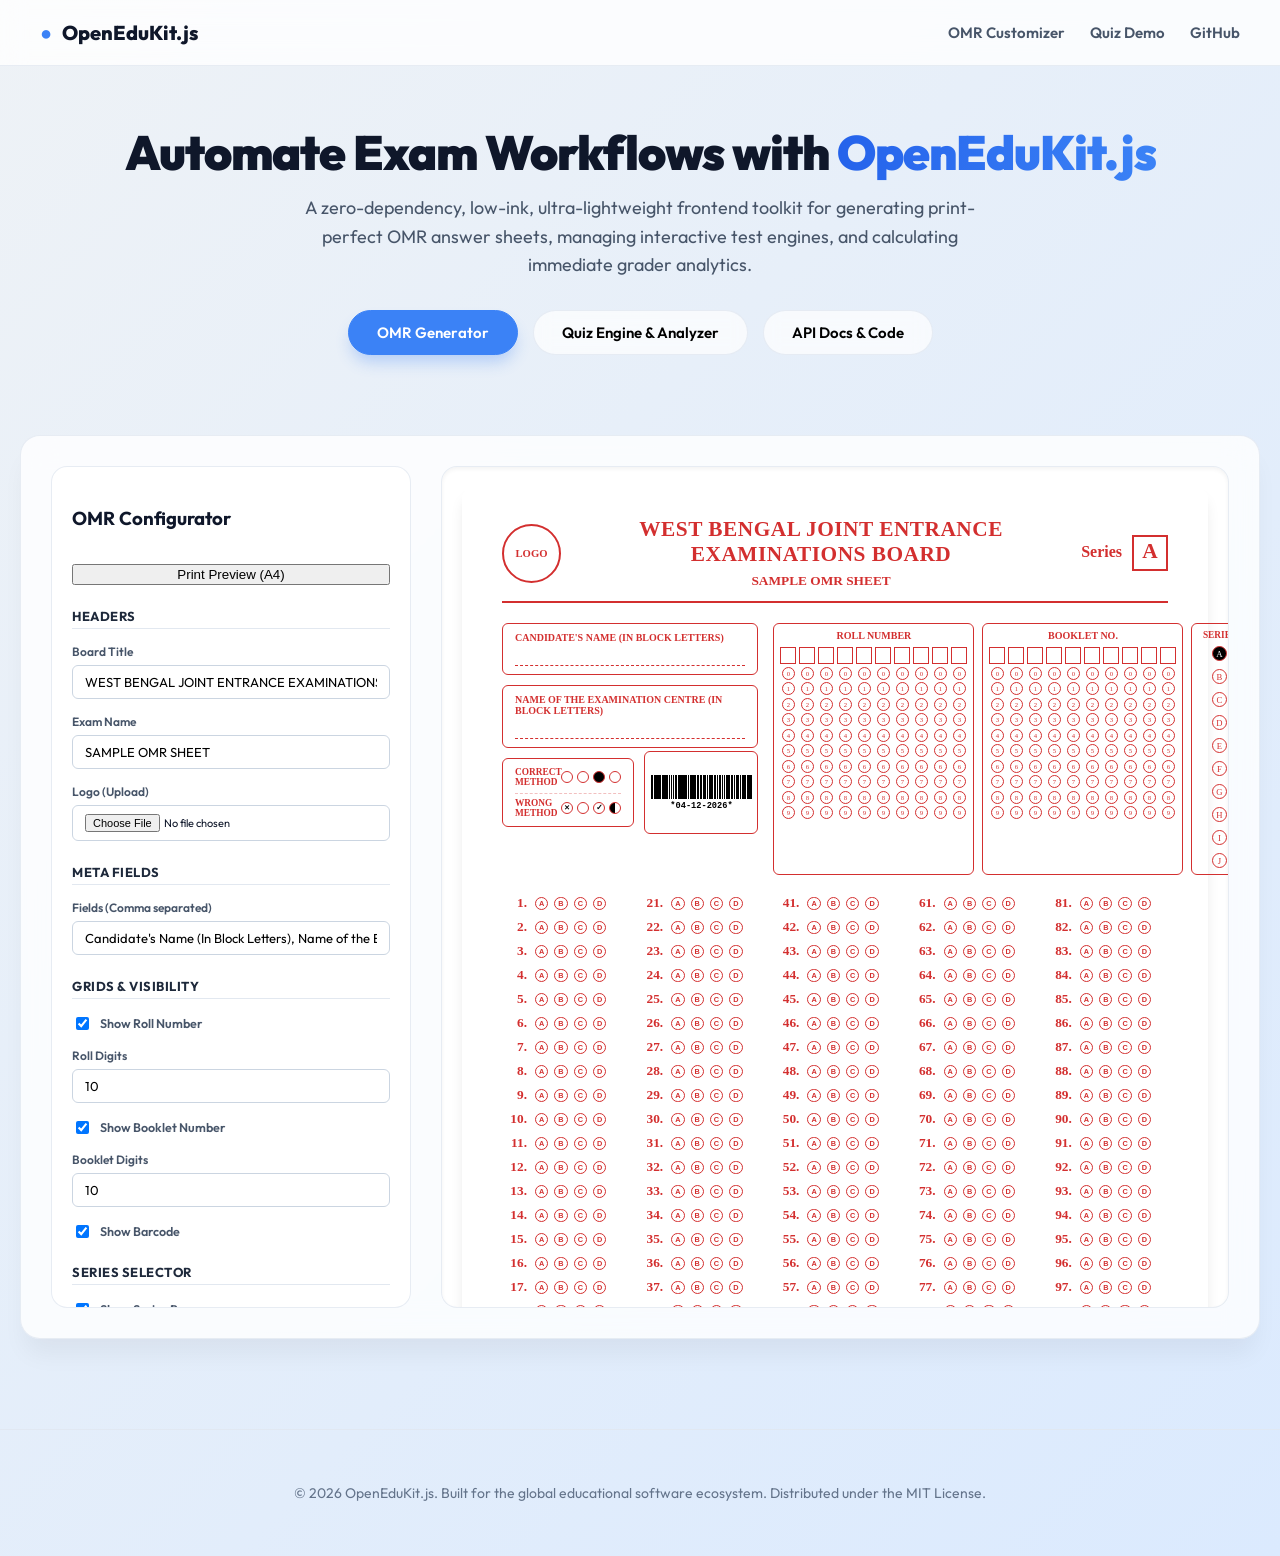
<file: docs/index.html>
<!DOCTYPE html>
<html lang="en">
<head>
  <meta charset="UTF-8">
  <meta name="viewport" content="width=device-width, initial-scale=1.0">
  <title>OpenEduKit.js - Lightweight Educational Exam Utilities</title>
  
  <!-- Fonts -->
  <link rel="preconnect" href="https://fonts.googleapis.com">
  <link rel="preconnect" href="https://fonts.gstatic.com" crossorigin>
  <link href="https://fonts.googleapis.com/css2?family=Outfit:wght@400;500;600;700;800;900&family=Fira+Code:wght@400;500&display=swap" rel="stylesheet">
  
  <!-- Import library CSS -->
  <link rel="stylesheet" href="../src/openedukit.css">
  
  <style>
    :root {
      --brand-primary: #3b82f6;
      --brand-dark: #0f172a;
      --brand-light: #f8fafc;
      --card-bg: rgba(255, 255, 255, 0.8);
      --glass-border: rgba(226, 232, 240, 0.8);
    }
    
    body {
      font-family: 'Outfit', sans-serif;
      margin: 0;
      padding: 0;
      background: linear-gradient(135deg, #eef2f6 0%, #dbeafe 100%);
      color: var(--brand-dark);
      min-height: 100vh;
    }
    
    /* Top Navbar */
    .navbar {
      display: flex;
      justify-content: space-between;
      align-items: center;
      padding: 20px 40px;
      background: rgba(255, 255, 255, 0.8);
      backdrop-filter: blur(12px);
      border-bottom: 1px solid var(--glass-border);
      position: sticky;
      top: 0;
      z-index: 100;
    }
    
    .nav-logo {
      font-size: 20px;
      font-weight: 800;
      color: var(--brand-dark);
      display: flex;
      align-items: center;
      gap: 10px;
    }
    
    .nav-logo span {
      color: var(--brand-primary);
    }
    
    .nav-links {
      display: flex;
      gap: 25px;
    }
    
    .nav-link {
      text-decoration: none;
      color: #475569;
      font-weight: 600;
      font-size: 15px;
      transition: color 0.2s;
    }
    
    .nav-link:hover {
      color: var(--brand-primary);
    }
    
    /* Main Layout */
    .container {
      max-width: 1300px;
      margin: 0 auto;
      padding: 40px 20px;
    }
    
    /* Hero Section */
    .hero {
      text-align: center;
      margin-bottom: 30px;
      padding: 20px 0;
    }
    
    .hero h1 {
      font-size: 48px;
      font-weight: 900;
      letter-spacing: -1px;
      margin: 0 0 15px 0;
      line-height: 1.1;
    }
    
    .hero h1 span {
      background: linear-gradient(to right, #2563eb, #3b82f6);
      -webkit-background-clip: text;
      -webkit-text-fill-color: transparent;
    }
    
    .hero p {
      font-size: 18px;
      color: #475569;
      max-width: 700px;
      margin: 0 auto 30px auto;
      line-height: 1.6;
    }
    
    /* Tabs Layout */
    .tabs {
      display: flex;
      justify-content: center;
      gap: 15px;
      margin-bottom: 30px;
    }
    
    .tab-btn {
      padding: 12px 28px;
      border: 1px solid var(--glass-border);
      background: rgba(255, 255, 255, 0.7);
      border-radius: 30px;
      font-weight: 600;
      font-size: 15px;
      font-family: inherit;
      cursor: pointer;
      transition: all 0.25s ease;
      backdrop-filter: blur(8px);
    }
    
    .tab-btn.active {
      background-color: var(--brand-primary);
      color: white;
      border-color: var(--brand-primary);
      box-shadow: 0 10px 15px -3px rgba(59, 130, 246, 0.3);
    }
    
    /* Playground Panels */
    .panel {
      display: none;
      background: var(--card-bg);
      backdrop-filter: blur(16px);
      border: 1px solid var(--glass-border);
      border-radius: 20px;
      padding: 30px;
      box-shadow: 0 20px 25px -5px rgba(0,0,0,0.05);
    }
    
    .panel.active {
      display: block;
    }
    
    /* Custom controls for Playground */
    .playground-grid {
      display: grid;
      grid-template-columns: 360px 1fr;
      gap: 30px;
    }
    
    @media (max-width: 900px) {
      .playground-grid {
        grid-template-columns: 1fr;
      }
    }
    
    .settings-col {
      background: rgba(255, 255, 255, 0.9);
      padding: 20px;
      border-radius: 16px;
      border: 1px solid var(--glass-border);
      display: flex;
      flex-direction: column;
      gap: 15px;
      max-height: 800px;
      overflow-y: auto;
    }

    .section-lbl {
      font-size: 13px;
      font-weight: 700;
      color: #1e293b;
      margin-top: 8px;
      border-bottom: 1px solid #e2e8f0;
      padding-bottom: 4px;
      text-transform: uppercase;
      letter-spacing: 0.5px;
    }
    
    .display-col {
      background: #ffffff;
      border-radius: 16px;
      border: 1px solid var(--glass-border);
      padding: 20px;
      overflow-y: auto;
      max-height: 800px;
      box-shadow: inset 0 2px 4px 0 rgba(0,0,0,0.05);
    }

    .form-group {
      display: flex;
      flex-direction: column;
      gap: 6px;
    }
    
    .form-group label {
      font-size: 12px;
      font-weight: 600;
      color: #475569;
    }
    
    .form-group input, .form-group select {
      padding: 8px 12px;
      border: 1px solid #cbd5e1;
      border-radius: 6px;
      font-family: inherit;
      font-size: 13px;
    }

    .checkbox-row {
      display: flex;
      align-items: center;
      gap: 8px;
      font-size: 12.5px;
      font-weight: 600;
      color: #475569;
      cursor: pointer;
    }
    
    .code-block {
      background: #0f172a;
      color: #f8fafc;
      padding: 20px;
      border-radius: 12px;
      font-family: 'Fira Code', monospace;
      font-size: 13px;
      overflow-x: auto;
      line-height: 1.5;
      margin: 15px 0 0 0;
    }

    .footer {
      text-align: center;
      padding: 40px 0;
      color: #64748b;
      font-size: 14px;
      margin-top: 50px;
      border-top: 1px solid var(--glass-border);
    }

    /* Print overrides to hide customizer panel */
    @media print {
      .navbar, .hero, .settings-col, .footer {
        display: none !important;
      }
      .playground-grid {
        grid-template-columns: 1fr !important;
      }
      .display-col {
        border: none !important;
        box-shadow: none !important;
        padding: 0 !important;
        max-height: none !important;
        overflow: visible !important;
      }
      body {
        background-color: #fff !important;
      }
    }
  </style>
</head>
<body>

  <!-- Navbar -->
  <header class="navbar">
    <div class="nav-logo">
      <span>●</span> OpenEduKit.js
    </div>
    <nav class="nav-links">
      <a href="../examples/01-omr-generator.html" class="nav-link">OMR Customizer</a>
      <a href="../examples/02-quiz-module.html" class="nav-link">Quiz Demo</a>
      <a href="https://github.com/dilshan0786/OpenEduKit" class="nav-link" target="_blank">GitHub</a>
    </nav>
  </header>

  <main class="container">
    
    <!-- Hero -->
    <section class="hero">
      <h1>Automate Exam Workflows with <span>OpenEduKit.js</span></h1>
      <p>A zero-dependency, low-ink, ultra-lightweight frontend toolkit for generating print-perfect OMR answer sheets, managing interactive test engines, and calculating immediate grader analytics.</p>
      
      <!-- Tabs to switch playground -->
      <div class="tabs">
        <button class="tab-btn active" onclick="switchTab('omr')">OMR Generator</button>
        <button class="tab-btn" onclick="switchTab('quiz')">Quiz Engine & Analyzer</button>
        <button class="tab-btn" onclick="switchTab('docs')">API Docs & Code</button>
      </div>
    </section>

    <!-- Panel 1: OMR Generator Playground -->
    <section id="panel-omr" class="panel active">
      <div class="playground-grid">
        <div class="settings-col">
          <h3>OMR Configurator</h3>
          <button class="action-btn secondary" onclick="window.print()">Print Preview (A4)</button>

          <div class="section-lbl">Headers</div>
          <div class="form-group">
            <label for="p-board">Board Title</label>
            <input type="text" id="p-board" value="WEST BENGAL JOINT ENTRANCE EXAMINATIONS BOARD">
          </div>
          
          <div class="form-group">
            <label for="p-title">Exam Name</label>
            <input type="text" id="p-title" value="SAMPLE OMR SHEET">
          </div>

          <div class="form-group">
            <label>Logo (Upload)</label>
            <input type="file" id="p-logo-file" accept="image/*" style="font-size: 11px;">
          </div>

          <div class="section-lbl">Meta Fields</div>
          <div class="form-group">
            <label for="p-meta">Fields (Comma separated)</label>
            <input type="text" id="p-meta" value="Candidate's Name (In Block Letters), Name of the Examination Centre (In Block Letters)">
          </div>

          <div class="section-lbl">Grids & Visibility</div>
          
          <label class="checkbox-row">
            <input type="checkbox" id="p-show-roll" checked> Show Roll Number
          </label>
          <div class="form-group" id="p-roll-opt">
            <label for="p-roll-digits">Roll Digits</label>
            <input type="number" id="p-roll-digits" value="10" min="1" max="15">
          </div>

          <label class="checkbox-row">
            <input type="checkbox" id="p-show-booklet" checked> Show Booklet Number
          </label>
          <div class="form-group" id="p-booklet-opt">
            <label for="p-booklet-digits">Booklet Digits</label>
            <input type="number" id="p-booklet-digits" value="10" min="1" max="15">
          </div>

          <label class="checkbox-row">
            <input type="checkbox" id="p-show-barcode" checked> Show Barcode
          </label>

          <div class="section-lbl">Series Selector</div>
          <label class="checkbox-row">
            <input type="checkbox" id="p-show-series" checked> Show Series Box
          </label>
          <div id="p-series-opt">
            <div class="form-group">
              <label for="p-series-list">Series Letters</label>
              <input type="text" id="p-series-list" value="A, B, C, D, E, F, G, H, I, J">
            </div>
            <div class="form-group" style="margin-top: 5px;">
              <label for="p-series-val">Highlighted Series</label>
              <input type="text" id="p-series-val" value="A" maxlength="1">
            </div>
          </div>

          <div class="section-lbl">Layout Sizes</div>
          <div class="form-group">
            <label for="p-qs">Number of Questions</label>
            <input type="number" id="p-qs" value="100" min="5" max="150">
          </div>
          <div class="form-group">
            <label for="p-opts">Options per Q</label>
            <input type="number" id="p-opts" value="4" min="2" max="6">
          </div>
          <div class="form-group">
            <label for="p-cols">Columns</label>
            <input type="number" id="p-cols" value="5" min="1" max="6">
          </div>

          <button class="action-btn" onclick="buildPlaygroundOMR()">Apply Settings</button>
        </div>

        <div class="display-col" id="playground-omr-output">
          <!-- OMR sheet gets rendered here -->
        </div>
      </div>
    </section>

    <!-- Panel 2: Quiz Engine & Analyzer Playground -->
    <section id="panel-quiz" class="panel">
      <div class="playground-grid">
        <div class="settings-col">
          <h3>Active Test Engine</h3>
          <p style="font-size: 13px; color: var(--text-secondary); margin: 0;">
            This panel shows the interactive screen quiz. Answer all questions to see the integrated performance summary and scorecard calculations in real-time.
          </p>
          <button class="action-btn" onclick="resetPlaygroundQuiz()">Restart Quiz</button>
        </div>

        <div class="display-col">
          <div id="playground-quiz-output"></div>
          <div id="playground-analyzer-output" style="display: none;"></div>
        </div>
      </div>
    </section>

    <!-- Panel 3: API Docs & Code Documentation -->
    <section id="panel-docs" class="panel">
      <h2>Integration Documentation</h2>
      <p>Integrate <strong>OpenEduKit.js</strong> directly into your HTML pages with simple script source tags:</p>

      <h3>1. Dynamic OMR Sheet Generator API</h3>
      <pre class="code-block">
// Initialize OMR generation with customizable meta blocks and series lists
OpenEduKit.generateOMR({
  containerId: 'omr-container',
  boardTitle: 'WEST BENGAL JOINT ENTRANCE EXAMINATIONS BOARD',
  examTitle: 'SAMPLE OMR SHEET',
  metaFields: ['Student Name', 'Roll Number', 'Subject'],
  logoUrl: 'path/to/logo.png',
  showRollNumber: true,
  rollNumberDigits: 10,
  showBarcode: true,
  showSeries: true,
  seriesList: ['A', 'B', 'C', 'D', 'E', 'F', 'G', 'H', 'I', 'J'],
  seriesLetter: 'A',
  totalQuestions: 100,
  optionsPerQuestion: 4,
  columns: 5,
  interactive: true
});
      </pre>

      <h3>2. JSON-Driven Quiz Module API</h3>
      <pre class="code-block">
// Setup interactive digital quiz
const engine = new OpenEduKit.QuizEngine({
  containerId: 'quiz-container',
  quizData: {
    quizTitle: "Science Exam",
    questions: [
      { id: 1, questionText: "Water formula?", options: ["H2O", "CO2"], correctAnswerIndex: 0 }
    ]
  },
  onComplete: (responses) => {
    console.log("Responses submitted:", responses);
  }
});
engine.init();
      </pre>

      <h3>3. Scorecard & Response Analyzer API</h3>
      <pre class="code-block">
// Grade responses and display reports
const report = OpenEduKit.analyzeExam(questionsList, studentResponses);
console.log(report.percentage); // e.g. 85.5

// Render report scorecard to dashboard
OpenEduKit.renderReportHTML('report-container', report);
      </pre>
    </section>

  </main>

  <footer class="footer">
    <p>© 2026 OpenEduKit.js. Built for the global educational software ecosystem. Distributed under the MIT License.</p>
  </footer>

  <!-- Load library scripts -->
  <script src="../src/omr-generator.js"></script>
  <script src="../src/quiz-engine.js"></script>
  <script src="../src/exam-analyzer.js"></script>
  
  <!-- Load Demo Controller -->
  <script src="demo.js"></script>

</body>
</html>
</file>
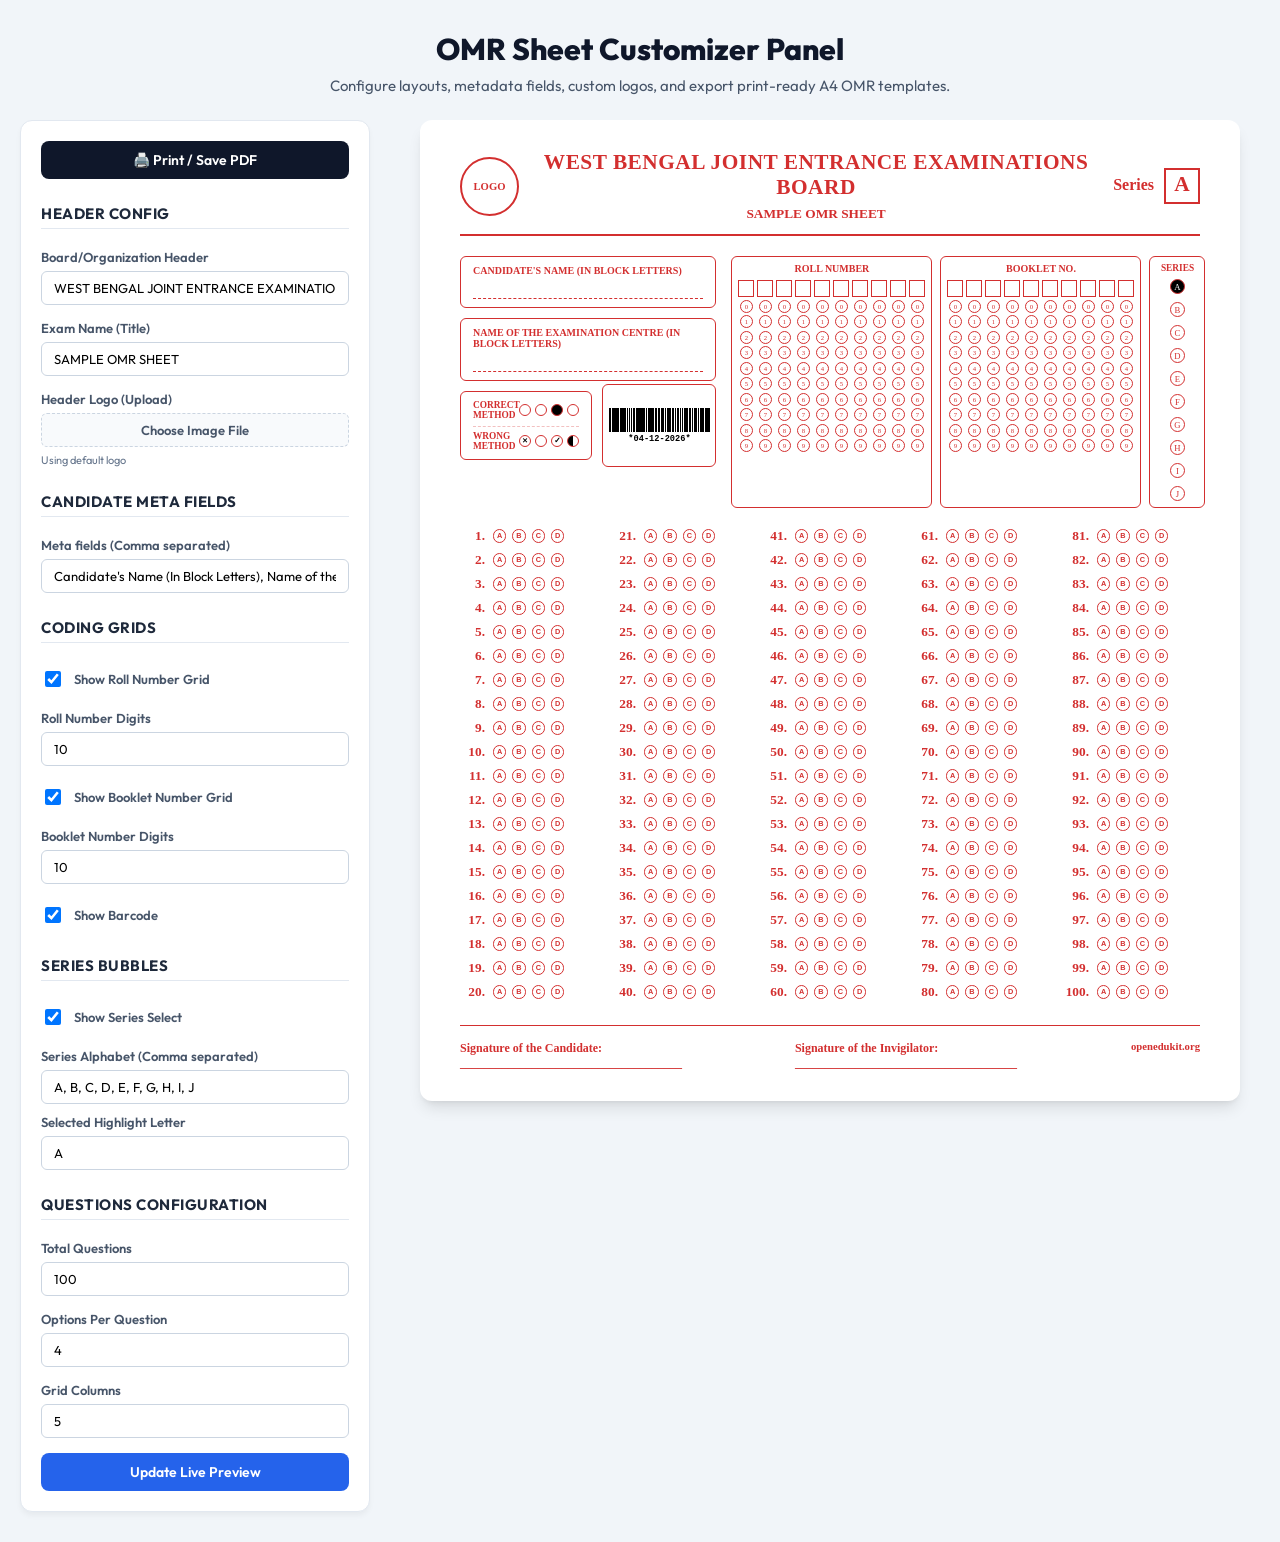
<file: examples/01-omr-generator.html>
<!DOCTYPE html>
<html lang="en">
<head>
  <meta charset="UTF-8">
  <meta name="viewport" content="width=device-width, initial-scale=1.0">
  <title>OpenEduKit.js - Dynamic OMR Generator Customizer</title>
  
  <!-- Import Fonts -->
  <link rel="preconnect" href="https://fonts.googleapis.com">
  <link rel="preconnect" href="https://fonts.gstatic.com" crossorigin>
  <link href="https://fonts.googleapis.com/css2?family=Outfit:wght@400;500;600;700;800&display=swap" rel="stylesheet">
  
  <!-- Library Styles -->
  <link rel="stylesheet" href="../src/openedukit.css">
  
  <style>
    body {
      font-family: 'Outfit', sans-serif;
      background-color: #f1f5f9;
      margin: 0;
      padding: 0;
    }
    
    .shell-container {
      max-width: 1300px;
      margin: 0 auto;
      padding: 30px 20px;
    }
    
    .dashboard-header {
      text-align: center;
      margin-bottom: 25px;
    }
    
    .dashboard-header h1 {
      font-size: 30px;
      font-weight: 800;
      color: #0f172a;
      margin: 0 0 8px 0;
    }
    
    .dashboard-header p {
      color: #475569;
      font-size: 15px;
      margin: 0;
    }
    
    .workspace-grid {
      display: grid;
      grid-template-columns: 350px 1fr;
      gap: 30px;
      align-items: start;
    }
    
    @media (max-width: 900px) {
      .workspace-grid {
        grid-template-columns: 1fr;
      }
    }
    
    .control-panel {
      background: #fff;
      padding: 20px;
      border-radius: 12px;
      box-shadow: 0 4px 6px -1px rgba(0,0,0,0.05);
      border: 1px solid #e2e8f0;
      display: flex;
      flex-direction: column;
      gap: 15px;
    }

    .panel-section-title {
      font-size: 15px;
      font-weight: 700;
      color: #1e293b;
      margin: 10px 0 5px 0;
      border-bottom: 1px solid #e2e8f0;
      padding-bottom: 5px;
      text-transform: uppercase;
      letter-spacing: 0.5px;
    }
    
    .form-group {
      display: flex;
      flex-direction: column;
      gap: 6px;
    }
    
    .form-group label {
      font-size: 13px;
      font-weight: 600;
      color: #475569;
    }
    
    .form-group input[type="text"], 
    .form-group input[type="number"], 
    .form-group select {
      padding: 8px 12px;
      border: 1px solid #cbd5e1;
      border-radius: 6px;
      font-family: inherit;
      font-size: 13px;
      outline: none;
    }

    .form-group input:focus, .form-group select:focus {
      border-color: #3b82f6;
    }

    .form-row-checkbox {
      display: flex;
      align-items: center;
      gap: 10px;
      font-size: 13px;
      font-weight: 600;
      color: #475569;
      margin: 5px 0;
      cursor: pointer;
    }

    .form-row-checkbox input {
      width: 16px;
      height: 16px;
      cursor: pointer;
    }
    
    .action-btn {
      background-color: #2563eb;
      color: white;
      border: none;
      padding: 10px 20px;
      border-radius: 8px;
      font-weight: 600;
      cursor: pointer;
      font-family: inherit;
      transition: background-color 0.2s;
      display: flex;
      align-items: center;
      justify-content: center;
      gap: 8px;
      font-size: 14px;
    }
    
    .action-btn:hover {
      background-color: #1d4ed8;
    }
    
    .action-btn.secondary {
      background-color: #0f172a;
    }
    
    .action-btn.secondary:hover {
      background-color: #1e293b;
    }

    .file-input-wrapper {
      position: relative;
      overflow: hidden;
      display: inline-block;
    }

    .file-input-wrapper input[type=file] {
      font-size: 100px;
      position: absolute;
      left: 0;
      top: 0;
      opacity: 0;
      cursor: pointer;
    }

    .file-input-btn {
      border: 1px dashed #cbd5e1;
      color: #475569;
      background-color: #f8fafc;
      padding: 8px 12px;
      border-radius: 6px;
      font-size: 13px;
      font-weight: 600;
      text-align: center;
      cursor: pointer;
      display: block;
    }

    .file-input-btn:hover {
      background-color: #eff6ff;
      border-color: #3b82f6;
    }

    /* Print overrides to hide customizer panel */
    @media print {
      .shell-container {
        padding: 0 !important;
        margin: 0 !important;
        max-width: none !important;
      }
      .control-panel, .dashboard-header {
        display: none !important;
      }
      body {
        background-color: #fff !important;
      }
    }
  </style>
</head>
<body>

  <div class="shell-container">
    <div class="dashboard-header">
      <h1>OMR Sheet Customizer Panel</h1>
      <p>Configure layouts, metadata fields, custom logos, and export print-ready A4 OMR templates.</p>
    </div>

    <div class="workspace-grid">
      <!-- Left Config panel -->
      <div class="control-panel">
        <button id="print-btn" class="action-btn secondary">🖨️ Print / Save PDF</button>

        <div class="panel-section-title">Header Config</div>
        
        <div class="form-group">
          <label for="board-title">Board/Organization Header</label>
          <input type="text" id="board-title" value="WEST BENGAL JOINT ENTRANCE EXAMINATIONS BOARD">
        </div>

        <div class="form-group">
          <label for="exam-title">Exam Name (Title)</label>
          <input type="text" id="exam-title" value="SAMPLE OMR SHEET">
        </div>

        <div class="form-group">
          <label>Header Logo (Upload)</label>
          <div class="file-input-wrapper">
            <span class="file-input-btn">Choose Image File</span>
            <input type="file" id="logo-file" accept="image/*">
          </div>
          <span id="logo-status" style="font-size: 11px; color: #64748b;">Using default logo</span>
        </div>

        <div class="panel-section-title">Candidate Meta Fields</div>
        <div class="form-group">
          <label for="meta-fields-input">Meta fields (Comma separated)</label>
          <input type="text" id="meta-fields-input" value="Candidate's Name (In Block Letters), Name of the Examination Centre (In Block Letters)">
        </div>

        <div class="panel-section-title">Coding Grids</div>
        
        <label class="form-row-checkbox">
          <input type="checkbox" id="show-roll" checked> Show Roll Number Grid
        </label>
        <div class="form-group" id="roll-digits-group">
          <label for="roll-digits">Roll Number Digits</label>
          <input type="number" id="roll-digits" value="10" min="1" max="15">
        </div>

        <label class="form-row-checkbox">
          <input type="checkbox" id="show-booklet" checked> Show Booklet Number Grid
        </label>
        <div class="form-group" id="booklet-digits-group">
          <label for="booklet-digits">Booklet Number Digits</label>
          <input type="number" id="booklet-digits" value="10" min="1" max="15">
        </div>

        <label class="form-row-checkbox">
          <input type="checkbox" id="show-barcode" checked> Show Barcode
        </label>

        <div class="panel-section-title">Series Bubbles</div>

        <label class="form-row-checkbox">
          <input type="checkbox" id="show-series" checked> Show Series Select
        </label>
        
        <div id="series-custom-group" style="display: flex; flex-direction: column; gap: 10px;">
          <div class="form-group">
            <label for="series-list">Series Alphabet (Comma separated)</label>
            <input type="text" id="series-list" value="A, B, C, D, E, F, G, H, I, J">
          </div>
          <div class="form-group">
            <label for="series-letter">Selected Highlight Letter</label>
            <input type="text" id="series-letter" value="A" maxlength="1">
          </div>
        </div>

        <div class="panel-section-title">Questions Configuration</div>
        <div class="form-group">
          <label for="total-qs">Total Questions</label>
          <input type="number" id="total-qs" value="100" min="5" max="200">
        </div>
        <div class="form-group">
          <label for="opts-count">Options Per Question</label>
          <input type="number" id="opts-count" value="4" min="2" max="6">
        </div>
        <div class="form-group">
          <label for="cols-count">Grid Columns</label>
          <input type="number" id="cols-count" value="5" min="1" max="6">
        </div>

        <button id="generate-btn" class="action-btn">Update Live Preview</button>
      </div>

      <!-- Right Preview area -->
      <div id="omr-container"></div>
    </div>
  </div>

  <!-- Library Scripts -->
  <script src="../src/omr-generator.js"></script>
  
  <script>
    let uploadedLogoBase64 = "";

    // Toggle fields based on checkbox options
    document.getElementById('show-roll').addEventListener('change', function(e) {
      document.getElementById('roll-digits-group').style.display = e.target.checked ? 'flex' : 'none';
    });

    document.getElementById('show-booklet').addEventListener('change', function(e) {
      document.getElementById('booklet-digits-group').style.display = e.target.checked ? 'flex' : 'none';
    });

    document.getElementById('show-series').addEventListener('change', function(e) {
      document.getElementById('series-custom-group').style.display = e.target.checked ? 'flex' : 'none';
    });

    // Logo file reader handler
    document.getElementById('logo-file').addEventListener('change', function(e) {
      const file = e.target.files[0];
      if (file) {
        const reader = new FileReader();
        reader.onload = function(evt) {
          uploadedLogoBase64 = evt.target.result;
          document.getElementById('logo-status').textContent = "Uploaded: " + file.name;
          updateOMR(); // Re-render preview with new logo
        };
        reader.readAsDataURL(file);
      }
    });

    function updateOMR() {
      const boardTitle = document.getElementById('board-title').value;
      const examTitle = document.getElementById('exam-title').value;
      
      // Parse meta fields from comma-separated string
      const rawMeta = document.getElementById('meta-fields-input').value;
      const metaFields = rawMeta.split(',').map(f => f.trim()).filter(f => f.length > 0);

      // Visibility toggles
      const showRollNumber = document.getElementById('show-roll').checked;
      const rollNumberDigits = parseInt(document.getElementById('roll-digits').value, 10) || 10;

      const showBookletNumber = document.getElementById('show-booklet').checked;
      const bookletNumberDigits = parseInt(document.getElementById('booklet-digits').value, 10) || 10;

      const showBarcode = document.getElementById('show-barcode').checked;
      const showSeries = document.getElementById('show-series').checked;

      // Parse series options
      const rawSeries = document.getElementById('series-list').value;
      const seriesList = rawSeries.split(',').map(s => s.trim().toUpperCase()).filter(s => s.length > 0);
      const seriesLetter = document.getElementById('series-letter').value.trim().toUpperCase();

      // Grid stats
      const totalQuestions = parseInt(document.getElementById('total-qs').value, 10) || 100;
      const optionsPerQuestion = parseInt(document.getElementById('opts-count').value, 10) || 4;
      const columns = parseInt(document.getElementById('cols-count').value, 10) || 5;

      window.OpenEduKit.generateOMR({
        containerId: 'omr-container',
        boardTitle: boardTitle,
        examTitle: examTitle,
        logoUrl: uploadedLogoBase64,
        metaFields: metaFields,
        showRollNumber: showRollNumber,
        rollNumberDigits: rollNumberDigits,
        showBookletNumber: showBookletNumber,
        bookletNumberDigits: bookletNumberDigits,
        showBarcode: showBarcode,
        showSeries: showSeries,
        seriesList: seriesList,
        seriesLetter: seriesLetter,
        totalQuestions: totalQuestions,
        optionsPerQuestion: optionsPerQuestion,
        columns: columns,
        interactive: true
      });
    }

    // Bind triggers
    document.getElementById('generate-btn').addEventListener('click', updateOMR);
    document.getElementById('print-btn').addEventListener('click', () => {
      window.print();
    });

    // Initial render
    updateOMR();
  </script>
</body>
</html>
</file>
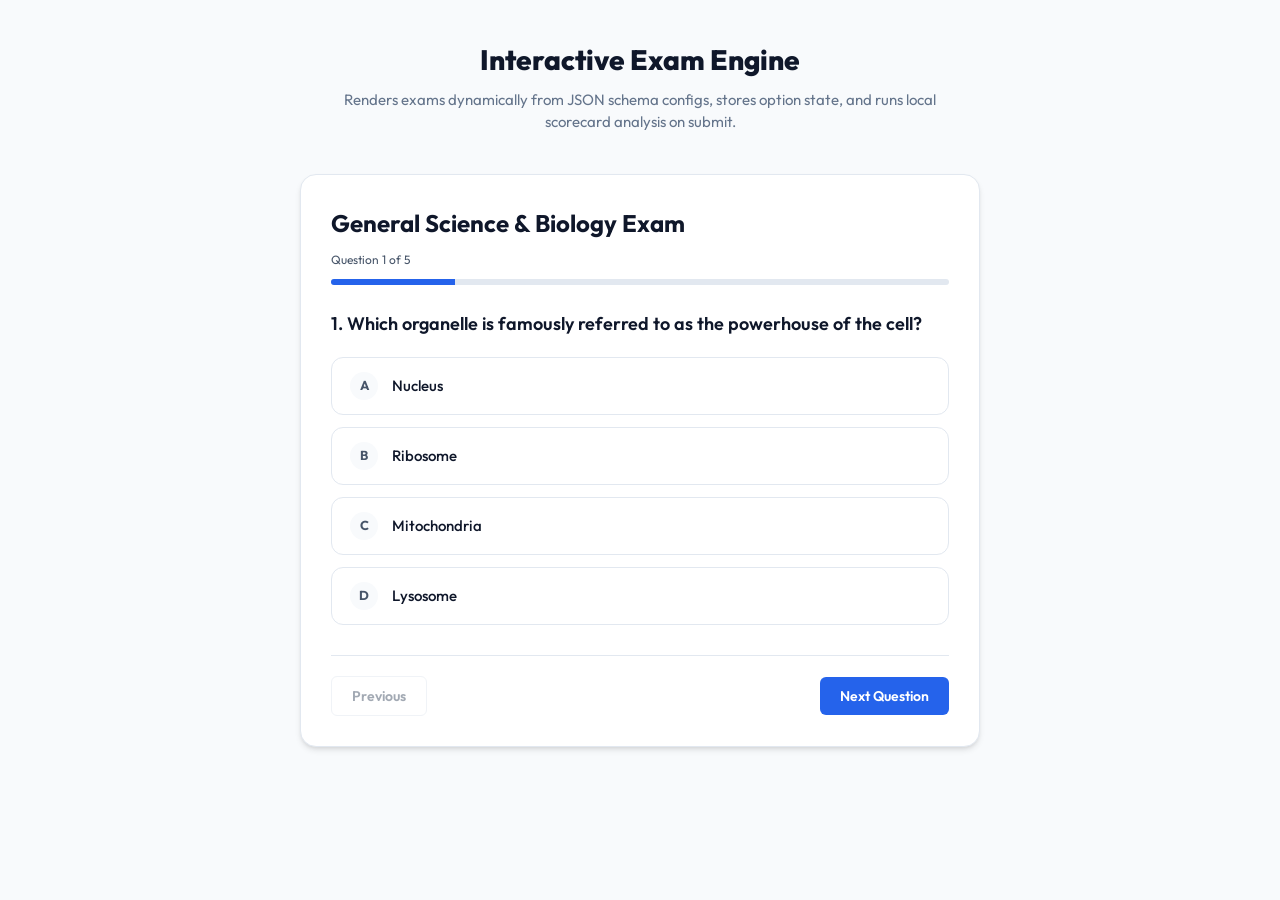
<file: examples/02-quiz-module.html>
<!DOCTYPE html>
<html lang="en">
<head>
  <meta charset="UTF-8">
  <meta name="viewport" content="width=device-width, initial-scale=1.0">
  <title>OpenEduKit.js - Interactive Quiz Engine Demo</title>
  
  <!-- Import Fonts -->
  <link rel="preconnect" href="https://fonts.googleapis.com">
  <link rel="preconnect" href="https://fonts.gstatic.com" crossorigin>
  <link href="https://fonts.googleapis.com/css2?family=Outfit:wght@400;500;600;700;800&display=swap" rel="stylesheet">
  
  <!-- Library Stylesheet -->
  <link rel="stylesheet" href="../src/openedukit.css">
  
  <style>
    body {
      font-family: 'Outfit', sans-serif;
      background-color: #f8fafc;
      margin: 0;
      padding: 40px 20px;
    }
    
    .header-desc {
      text-align: center;
      max-width: 600px;
      margin: 0 auto 30px auto;
    }
    
    .header-desc h1 {
      font-size: 28px;
      font-weight: 800;
      color: #0f172a;
      margin-bottom: 8px;
    }
    
    .header-desc p {
      color: #64748b;
      font-size: 15px;
      margin: 0;
    }
    
    .view-card {
      max-width: 680px;
      margin: 0 auto;
    }

    .reset-btn-container {
      text-align: center;
      margin-top: 25px;
    }
  </style>
</head>
<body class="openedukit-quiz-mode">

  <div class="header-desc">
    <h1>Interactive Exam Engine</h1>
    <p>Renders exams dynamically from JSON schema configs, stores option state, and runs local scorecard analysis on submit.</p>
  </div>

  <!-- Container for the Quiz Engine -->
  <div id="quiz-mount-point" class="view-card"></div>

  <!-- Container for the Scorecard / Report Analyzer -->
  <div id="report-mount-point" class="view-card" style="display: none;"></div>

  <div class="reset-btn-container" id="reset-section" style="display: none;">
    <button class="quiz-btn quiz-btn-secondary" onclick="restartQuiz()">Retake Exam</button>
  </div>

  <!-- Library Scripts -->
  <script src="../src/quiz-engine.js"></script>
  <script src="../src/exam-analyzer.js"></script>

  <script>
    let globalQuizData = null;

    // Zero-base Explanation: We use fetch() to retrieve our external sample JSON file,
    // parse the JSON text into a live memory object, and feed it directly into the QuizEngine.
    async function startQuizApp() {
      try {
        const response = await fetch('./data/sample-quiz.json');
        if (!response.ok) {
          throw new Error(`Failed to load JSON file. Status: ${response.status}`);
        }
        globalQuizData = await response.json();
        
        loadEngine();
      } catch (err) {
        console.error("OpenEduKit Demo Error:", err);
        // Fallback mockup dataset in case server blocks local file fetch configurations
        globalQuizData = {
          "quizTitle": "Fallback Science Exam",
          "questions": [
            {
              "id": 1,
              "questionText": "What is the chemical symbol for Water?",
              "options": ["CO2", "H2O", "O2", "NaCl"],
              "correctAnswerIndex": 1
            },
            {
              "id": 2,
              "questionText": "Which planet is closest to the Sun?",
              "options": ["Venus", "Mars", "Earth", "Mercury"],
              "correctAnswerIndex": 3
            }
          ]
        };
        loadEngine();
      }
    }

    function loadEngine() {
      document.getElementById('quiz-mount-point').style.display = 'block';
      document.getElementById('report-mount-point').style.display = 'none';
      document.getElementById('reset-section').style.display = 'none';

      const engine = new window.OpenEduKit.QuizEngine({
        containerId: 'quiz-mount-point',
        quizData: globalQuizData,
        onComplete: (studentResponses) => {
          // Trigger Exam Analyzer
          const report = window.OpenEduKit.analyzeExam(globalQuizData.questions, studentResponses);
          
          // Hide Quiz & Render Scorecard Report
          document.getElementById('quiz-mount-point').style.display = 'none';
          document.getElementById('report-mount-point').style.display = 'block';
          document.getElementById('reset-section').style.display = 'block';

          // Call Analyzer DOM renderer
          window.OpenEduKit.renderReportHTML('report-mount-point', report);
        }
      });

      engine.init();
    }

    function restartQuiz() {
      loadEngine();
    }

    // Launch app on load
    startQuizApp();
  </script>
</body>
</html>
</file>
<file: src/openedukit.css>
/* 
  OpenEduKit.css - Modern Design System for Digital Quizzes and High-Fidelity OMR Sheets
  Author: OpenEduKit Community
  License: MIT
*/

:root {
  /* Color Palette - Premium Slate & Blue (Screen Mode) */
  --primary-color: #2563eb;
  --primary-hover: #1d4ed8;
  --bg-color: #f8fafc;
  --surface-color: #ffffff;
  --text-primary: #0f172a;
  --text-secondary: #475569;
  --border-color: #e2e8f0;
  --success: #16a34a;
  --error: #dc2626;
  --accent: #f59e0b;
  --shadow-sm: 0 1px 2px 0 rgb(0 0 0 / 0.05);
  --shadow-md: 0 4px 6px -1px rgb(0 0 0 / 0.1), 0 2px 4px -2px rgb(0 0 0 / 0.1);
  --shadow-lg: 0 10px 15px -3px rgb(0 0 0 / 0.1), 0 4px 6px -4px rgb(0 0 0 / 0.1);
  --radius-sm: 6px;
  --radius-md: 12px;
  --radius-lg: 16px;

  /* OMR Core Brand Color (Authentic Exam Red) */
  --omr-theme-color: #d32f2f;
}

/* Base Styles for Screen */
body.openedukit-quiz-mode {
  font-family: 'Outfit', 'Inter', -apple-system, BlinkMacSystemFont, "Segoe UI", Roboto, sans-serif;
  background-color: var(--bg-color);
  color: var(--text-primary);
  margin: 0;
  padding: 20px;
  line-height: 1.5;
}

/* --- HIGH-FIDELITY EXAM OMR CONTAINER --- */
.omr-sheet-container {
  max-width: 820px;
  margin: 0 auto;
  background: #fff;
  padding: 30px 40px;
  box-shadow: var(--shadow-lg);
  border-radius: var(--radius-md);
  box-sizing: border-box;
  font-family: 'Times New Roman', Times, serif;
  color: var(--omr-theme-color);
}

.omr-header {
  display: flex;
  justify-content: space-between;
  align-items: center;
  border-bottom: 2.5px solid var(--omr-theme-color);
  padding-bottom: 12px;
  margin-bottom: 20px;
}

.omr-header-text {
  text-align: center;
  flex: 1;
}

.omr-header-text h2 {
  font-size: 16pt;
  font-weight: bold;
  margin: 0;
  letter-spacing: 0.5px;
  text-transform: uppercase;
}

.omr-header-text h4 {
  font-size: 10pt;
  margin: 6px 0 0 0;
  font-weight: bold;
  text-transform: uppercase;
}

.omr-series-box {
  text-align: right;
  font-weight: bold;
  font-size: 12pt;
}

.omr-series-value {
  font-size: 16pt;
  border: 2px solid var(--omr-theme-color);
  padding: 2px;
  display: inline-block;
  margin-left: 6px;
  min-width: 28px;
  height: 28px;
  text-align: center;
  vertical-align: middle;
}

/* OMR Content Layout */
.omr-main-top {
  display: grid;
  grid-template-columns: 1.2fr 1fr;
  gap: 15px;
  margin-bottom: 20px;
}

.omr-left-column {
  display: flex;
  flex-direction: column;
  gap: 10px;
}

.omr-input-group {
  border: 1px solid var(--omr-theme-color);
  padding: 8px 12px;
  border-radius: 6px;
}

.omr-label {
  font-size: 7.5pt;
  font-weight: bold;
  text-transform: uppercase;
  margin-bottom: 4px;
  display: block;
}

.omr-input-line {
  border-bottom: 1.5px dashed var(--omr-theme-color);
  height: 18px;
}

/* Method Instructions Layout */
.omr-methods-box {
  border: 1px solid var(--omr-theme-color);
  padding: 8px 12px;
  border-radius: 6px;
  display: flex;
  flex-direction: column;
  gap: 6px;
  font-size: 7pt;
}

.omr-method-row {
  display: flex;
  align-items: center;
  justify-content: space-between;
}

.omr-method-row.wrong {
  border-top: 1px dashed rgba(211, 47, 47, 0.3);
  padding-top: 4px;
}

.omr-method-visuals {
  display: flex;
  gap: 4px;
  align-items: center;
}

.omr-method-dot {
  width: 10px;
  height: 10px;
  border: 1px solid var(--omr-theme-color);
  border-radius: 50%;
}

.omr-method-dot.filled {
  background-color: #000;
}

/* Barcode Render style */
.omr-barcode-box {
  border: 1px solid var(--omr-theme-color);
  padding: 6px;
  border-radius: 6px;
  height: 100%;
  display: flex;
  flex-direction: column;
  justify-content: center;
  align-items: center;
  gap: 2px;
}

/* Right Coding Grids */
.omr-right-column {
  display: flex;
  gap: 8px;
  justify-content: flex-end;
}

.omr-coding-grid {
  border: 1px solid var(--omr-theme-color);
  padding: 6px;
  border-radius: 6px;
  text-align: center;
}

.omr-coding-grid span {
  font-size: 7.5pt;
  font-weight: bold;
  display: block;
  margin-bottom: 6px;
  text-transform: uppercase;
}

.omr-coding-columns {
  display: flex;
  gap: 3px;
}

.omr-coding-col {
  display: flex;
  flex-direction: column;
  gap: 2.5px;
  align-items: center;
}

.omr-coding-cell {
  width: 14px;
  height: 15px;
  border: 1px solid var(--omr-theme-color);
}

.omr-coding-bubble {
  width: 11px;
  height: 11px;
  border: 1px solid var(--omr-theme-color);
  border-radius: 50%;
  font-size: 5pt;
  display: flex;
  align-items: center;
  justify-content: center;
  color: var(--omr-theme-color);
  cursor: pointer;
  user-select: none;
}

.omr-coding-bubble.filled {
  background-color: #000 !important;
  color: #fff !important;
}

/* Question OMR Bubbles Grid */
.omr-bubble-grid-container {
  display: grid;
  grid-template-columns: repeat(auto-fit, minmax(130px, 1fr));
  gap: 15px;
  margin-bottom: 25px;
}

.omr-bubble-col {
  display: flex;
  flex-direction: column;
  gap: 8px;
}

.omr-bubble-row {
  display: flex;
  align-items: center;
  gap: 8px;
  font-size: 10pt;
}

.omr-qnum {
  width: 25px;
  text-align: right;
  font-weight: bold;
}

.omr-bubbles {
  display: flex;
  gap: 6px;
}

.omr-bubble {
  width: 0.3cm;
  height: 0.3cm;
  border: 1px solid var(--omr-theme-color);
  border-radius: 50%;
  display: flex;
  align-items: center;
  justify-content: center;
  font-size: 5.5pt;
  font-weight: bold;
  color: var(--omr-theme-color);
  user-select: none;
  cursor: pointer;
  background-color: transparent;
  transition: background-color 0.15s ease, color 0.15s ease;
  font-family: Arial, sans-serif;
}

.omr-bubble.filled {
  background-color: #000 !important;
  color: #fff !important;
}

/* Footer elements */
.omr-footer {
  border-top: 1.5px solid var(--omr-theme-color);
  padding-top: 15px;
  display: flex;
  justify-content: space-between;
  font-size: 9pt;
  font-weight: bold;
}

/* Quiz Interface Layout */
.quiz-container {
  max-width: 680px;
  margin: 40px auto;
  background: var(--surface-color);
  border: 1px solid var(--border-color);
  box-shadow: var(--shadow-md);
  border-radius: var(--radius-lg);
  padding: 30px;
  transition: transform 0.3s ease;
}

.quiz-header {
  margin-bottom: 25px;
}

.quiz-progress-bar-bg {
  width: 100%;
  height: 6px;
  background-color: var(--border-color);
  border-radius: 3px;
  overflow: hidden;
  margin-top: 10px;
}

.quiz-progress-bar-fill {
  height: 100%;
  background-color: var(--primary-color);
  width: 0%;
  transition: width 0.3s cubic-bezier(0.4, 0, 0.2, 1);
}

.quiz-question-box {
  margin-bottom: 30px;
}

.quiz-question-text {
  font-size: 18px;
  font-weight: 600;
  color: var(--text-primary);
  margin-bottom: 20px;
}

.quiz-options-list {
  display: flex;
  flex-direction: column;
  gap: 12px;
}

.quiz-option-item {
  display: flex;
  align-items: center;
  padding: 14px 18px;
  border: 1px solid var(--border-color);
  border-radius: var(--radius-md);
  background-color: var(--surface-color);
  cursor: pointer;
  font-size: 15px;
  font-weight: 500;
  transition: all 0.2s ease;
}

.quiz-option-item:hover {
  border-color: var(--primary-color);
  background-color: #eff6ff;
}

.quiz-option-item.selected {
  border-color: var(--primary-color);
  background-color: #dbeafe;
  color: var(--primary-hover);
}

.quiz-option-badge {
  display: inline-flex;
  align-items: center;
  justify-content: center;
  width: 28px;
  height: 28px;
  border-radius: 50%;
  background-color: var(--bg-color);
  color: var(--text-secondary);
  font-weight: 700;
  font-size: 13px;
  margin-right: 14px;
  flex-shrink: 0;
  transition: all 0.2s ease;
}

.quiz-option-item.selected .quiz-option-badge {
  background-color: var(--primary-color);
  color: #fff;
}

.quiz-footer {
  display: flex;
  justify-content: space-between;
  align-items: center;
  border-top: 1px solid var(--border-color);
  padding-top: 20px;
}

.quiz-btn {
  font-family: inherit;
  font-size: 14px;
  font-weight: 600;
  padding: 10px 20px;
  border-radius: var(--radius-sm);
  border: none;
  cursor: pointer;
  transition: all 0.2s ease;
}

.quiz-btn-primary {
  background-color: var(--primary-color);
  color: #fff;
}

.quiz-btn-primary:hover {
  background-color: var(--primary-hover);
}

.quiz-btn-secondary {
  background-color: transparent;
  color: var(--text-secondary);
  border: 1px solid var(--border-color);
}

.quiz-btn-secondary:hover {
  background-color: var(--bg-color);
  color: var(--text-primary);
}

.quiz-btn:disabled {
  opacity: 0.5;
  cursor: not-allowed;
}

/* Report Summary Card Styles */
.report-card {
  max-width: 600px;
  margin: 30px auto;
  background: var(--surface-color);
  border: 1px solid var(--border-color);
  border-radius: var(--radius-lg);
  padding: 30px;
  box-shadow: var(--shadow-md);
}

.report-title {
  font-size: 22px;
  font-weight: 700;
  text-align: center;
  margin-bottom: 20px;
}

.report-stats-grid {
  display: grid;
  grid-template-columns: repeat(3, 1fr);
  gap: 15px;
  text-align: center;
  margin-bottom: 25px;
}

.report-stat-box {
  background: var(--bg-color);
  padding: 15px;
  border-radius: var(--radius-md);
}

.report-stat-val {
  font-size: 24px;
  font-weight: 800;
}

.report-stat-val.correct { color: var(--success); }
.report-stat-val.incorrect { color: var(--error); }
.report-stat-val.score { color: var(--primary-color); }

.report-stat-lbl {
  font-size: 11px;
  color: var(--text-secondary);
  text-transform: uppercase;
  letter-spacing: 0.5px;
  margin-top: 5px;
}

/* --- PRINT RULES (Critical for Low-Ink OMR) --- */
@media print {
  /* Hide unnecessary web elements, headers, controls */
  .no-print, button, .quiz-container, .report-card, .control-panel, .dashboard-header, .navbar, .hero, .settings-col, .footer, .reset-btn-container, #reset-section, input[type="file"] {
    display: none !important;
  }
  
  /* Reset document for clean background */
  html, body {
    display: block !important;
    background-color: #fff !important;
    color: #000 !important;
    margin: 0 !important;
    padding: 0 !important;
    -webkit-print-color-adjust: exact;
    print-color-adjust: exact;
  }

  /* Reset layout wrappers to let OMR take full page width */
  .workspace-grid, .shell-container, .display-col, #omr-container {
    display: block !important;
    padding: 0 !important;
    margin: 0 !important;
    width: 100% !important;
    max-width: none !important;
    border: none !important;
    background: transparent !important;
    box-shadow: none !important;
  }

  /* Force OMR container to fit exactly in portrait A4 page boundaries */
  .omr-sheet-container {
    width: 100% !important;
    max-width: none !important;
    margin: 0 !important;
    padding: 8mm 10mm !important; /* Proper printing padding */
    box-shadow: none !important;
    border: none !important;
    page-break-after: avoid;
    page-break-inside: avoid;
    box-sizing: border-box;
  }

  /* Force grid structures to stay in place */
  .omr-bubble-grid-container {
    display: grid !important;
    grid-template-columns: repeat(5, 1fr) !important; /* Standard 5 column layout for physical paper sheets */
    column-gap: 12px !important;
    row-gap: 5px !important;
  }

  /* Prevent row orphans */
  .omr-bubble-row {
    page-break-inside: avoid !important;
    break-inside: avoid !important;
  }

  /* Styling adjustments for exact low-ink representation */
  .omr-bubble {
    border: 1px solid var(--omr-theme-color) !important;
    background-color: transparent !important;
    color: var(--omr-theme-color) !important;
  }

  .omr-input-line {
    border-bottom: 1.5px solid var(--omr-theme-color) !important;
  }
}
</file>
